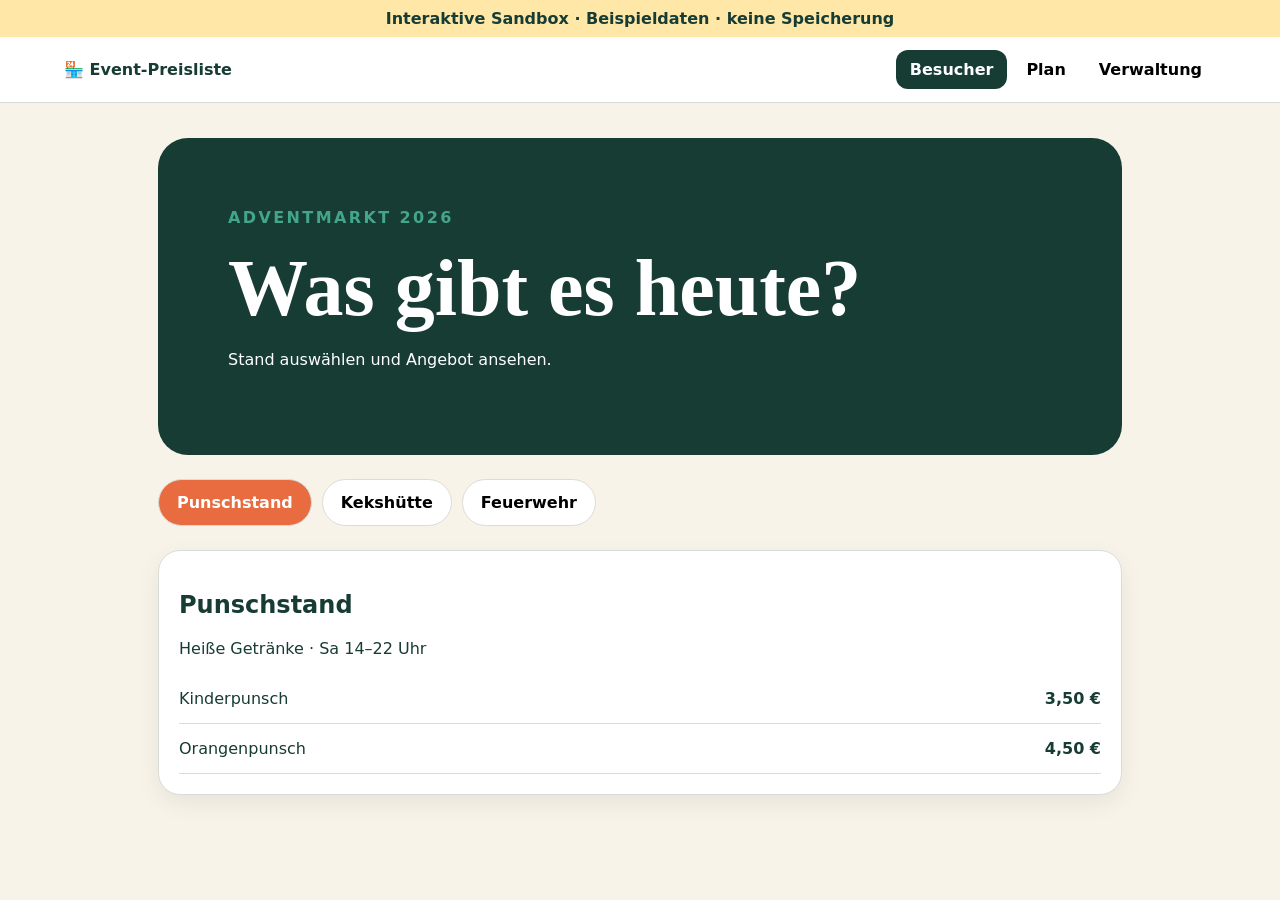
<file: sandbox/index.html>
<!doctype html><html lang="de"><head><meta charset="utf-8"><meta name="viewport" content="width=device-width,initial-scale=1"><title>Event-Preisliste Sandbox</title><style>
:root{font-family:system-ui;color:#173c34;background:#f7f3e9;--g:#173c34;--o:#e86c3f;--l:#d9ddd8}*{box-sizing:border-box}body{margin:0}.notice{background:#ffe7a8;padding:9px;text-align:center;font-weight:750}.top{background:#fff;border-bottom:1px solid var(--l);display:flex;align-items:center;justify-content:space-between;padding:13px 5vw;position:sticky;top:0;z-index:5}.brand{font-weight:850}.nav{display:flex;gap:5px}.nav button,.btn{border:0;border-radius:12px;padding:10px 14px;font:inherit;font-weight:750;cursor:pointer}.nav button{background:transparent}.nav button.on,.btn.primary{background:var(--g);color:#fff}.btn.orange{background:var(--o);color:#fff}.view{display:none}.view.on{display:block}main{max-width:1000px;margin:auto;padding:35px 18px}.hero{background:var(--g);color:white;padding:clamp(30px,7vw,70px);border-radius:30px}.hero h1{font-family:Georgia,serif;font-size:clamp(2.5rem,8vw,5rem);margin:.2em 0}.eyebrow{letter-spacing:.15em;color:#43a58c;font-weight:800}.stands{display:flex;gap:10px;overflow:auto;padding:24px 0}.stands button{font:inherit;font-weight:750;padding:13px 18px;border:1px solid var(--l);border-radius:99px;background:#fff;white-space:nowrap}.stands button.on{background:var(--o);color:#fff}.card{background:#fff;border:1px solid var(--l);border-radius:22px;padding:20px;margin-bottom:16px;box-shadow:0 8px 25px #0001}.item{display:flex;justify-content:space-between;padding:15px 0;border-bottom:1px solid var(--l)}.price{font-weight:850}.layout{display:grid;grid-template-columns:220px 1fr;gap:18px}.side button{display:block;width:100%;text-align:left;margin:6px 0;background:#fff;border:1px solid var(--l);padding:12px;border-radius:11px}.side button.on{background:var(--g);color:#fff}.stats{display:grid;grid-template-columns:repeat(4,1fr);gap:10px}.stat{background:#eef3ef;border-radius:15px;padding:15px}.stat b{display:block;font-size:1.7rem}.row{display:flex;gap:10px;flex-wrap:wrap;align-items:end}.field{flex:1;min-width:145px}.field label{display:block;font-size:.84rem;font-weight:750;margin:5px}.field input,.field select{width:100%;font:inherit;padding:10px;border:1px solid #abb7b1;border-radius:10px}.map{height:230px;border-radius:18px;background:linear-gradient(135deg,#dce8d9,#f4d7bd);position:relative}.pin{position:absolute;border:0;border-radius:50%;font-size:1.3rem;width:44px;height:44px}.toast{position:fixed;left:50%;bottom:20px;transform:translate(-50%,100px);background:#173c34;color:#fff;padding:12px 18px;border-radius:99px;transition:.25s}.toast.show{transform:translate(-50%,0)}@media(max-width:680px){.top{padding:10px;align-items:flex-start}.nav button{font-size:.8rem;padding:8px}.layout{grid-template-columns:1fr}.side{display:flex;overflow:auto}.side button{min-width:max-content}.stats{grid-template-columns:repeat(2,1fr)}main{padding:22px 12px}.hero{border-radius:22px}}
</style></head><body><div class="notice">Interaktive Sandbox · Beispieldaten · keine Speicherung</div><header class="top"><div class="brand">🏪 Event-Preisliste</div><nav class="nav"><button class="on" data-view="guest">Besucher</button><button data-view="mapview">Plan</button><button data-view="admin">Verwaltung</button></nav></header>
<section id="guest" class="view on"><main><div class="hero"><div class="eyebrow">ADVENTMARKT 2026</div><h1>Was gibt es heute?</h1><p>Stand auswählen und Angebot ansehen.</p></div><div id="standButtons" class="stands"></div><div class="card"><h2 id="guestTitle"></h2><p id="guestDesc"></p><div id="guestItems"></div></div></main></section>
<section id="mapview" class="view"><main><div class="card"><h1>Interaktiver Plan</h1><p>Tippe auf einen Punkt.</p><div class="map"><button class="pin" style="left:18%;top:30px" data-tip="Punschstand">☕</button><button class="pin" style="left:58%;top:150px" data-tip="Kekshütte">🍪</button><button class="pin" style="left:82%;top:38px" data-tip="Erste Hilfe">✚</button></div></div></main></section>
<section id="admin" class="view"><main><h1>Verwaltung</h1><p>Änderungen gelten nur bis zum Neuladen.</p><div class="stats"><div class="stat"><b>1</b>Event</div><div class="stat"><b id="statStands"></b>Stände</div><div class="stat"><b id="statItems"></b>Angebote</div><div class="stat"><b>3</b>Planpunkte</div></div><br><div class="layout"><aside class="side"><button class="on">Adventmarkt 2026</button><button id="newEvent">＋ Event</button><button id="preview">↗ Vorschau</button></aside><div><div class="card"><h2>Event bearbeiten</h2><div class="row"><div class="field"><label>Titel</label><input value="Adventmarkt 2026"></div><div class="field"><label>Ort</label><input value="Ober-Grafendorf"></div><button id="save" class="btn primary">Speichern</button></div></div><div class="card"><div class="row"><div><h2>Stände & Angebote</h2></div><button id="addStand" class="btn">＋ Stand</button></div><div class="row"><div class="field"><label>Stand</label><select id="adminStand"></select></div><div class="field"><label>Neues Angebot</label><input id="newItem" placeholder="Maroni"></div><div class="field"><label>Preis</label><input id="newPrice" placeholder="4,00 €"></div><button id="addItem" class="btn orange">Hinzufügen</button></div><div id="adminItems"></div></div><div class="card"><h2>Veröffentlichung</h2><button id="publish" class="btn primary">✓ Veröffentlicht</button></div></div></div></main></section><div id="toast" class="toast"></div>
<script>const d={p:{n:'Punschstand',x:'Heiße Getränke · Sa 14–22 Uhr',i:[['Kinderpunsch','3,50 €'],['Orangenpunsch','4,50 €']]},k:{n:'Kekshütte',x:'Hausgemachte Kekse',i:[['Vanillekipferl','3,00 €'],['Lebkuchen','2,50 €']]},f:{n:'Feuerwehr',x:'Herzhaftes und Getränke',i:[['Bratwurst','5,00 €'],['Mineralwasser','2,00 €']]}};let a='p',pub=true;const $=x=>document.getElementById(x);function note(t){$('toast').textContent=t;$('toast').classList.add('show');setTimeout(()=>$('toast').classList.remove('show'),1600)}function view(v){document.querySelectorAll('.view,.nav button').forEach(x=>x.classList.remove('on'));$(v).classList.add('on');document.querySelector(`[data-view="${v}"]`).classList.add('on');scrollTo(0,0)}document.querySelectorAll('[data-view]').forEach(b=>b.onclick=()=>view(b.dataset.view));function render(){let ks=Object.keys(d);$('standButtons').innerHTML=ks.map(k=>`<button data-k="${k}" class="${k===a?'on':''}">${d[k].n}</button>`).join('');$('standButtons').querySelectorAll('button').forEach(b=>b.onclick=()=>{a=b.dataset.k;render()});$('guestTitle').textContent=d[a].n;$('guestDesc').textContent=d[a].x;$('guestItems').innerHTML=d[a].i.map(i=>`<div class="item"><span>${i[0]}</span><b class="price">${i[1]}</b></div>`).join('');$('adminStand').innerHTML=ks.map(k=>`<option value="${k}" ${k===a?'selected':''}>${d[k].n}</option>`).join('');$('adminItems').innerHTML=d[a].i.map(i=>`<div class="item"><span>${i[0]}</span><b>${i[1]}</b></div>`).join('');$('statStands').textContent=ks.length;$('statItems').textContent=ks.reduce((n,k)=>n+d[k].i.length,0)}$('adminStand').onchange=e=>{a=e.target.value;render()};$('addItem').onclick=()=>{let n=$('newItem').value.trim(),p=$('newPrice').value.trim();if(!n||!p)return note('Angebot und Preis eingeben');d[a].i.push([n,p]);$('newItem').value=$('newPrice').value='';render();note('Angebot hinzugefügt')};$('addStand').onclick=()=>{a='s'+Date.now();d[a]={n:'Neuer Stand',x:'Demo-Stand',i:[]};render();note('Stand angelegt')};$('preview').onclick=()=>view('guest');$('save').onclick=()=>note('Änderungen übernommen');$('newEvent').onclick=()=>note('Demo-Eventformular geöffnet');$('publish').onclick=()=>{pub=!pub;$('publish').textContent=pub?'✓ Veröffentlicht':'Nicht veröffentlicht';note('Status geändert')};document.querySelectorAll('.pin').forEach(p=>p.onclick=()=>note(p.dataset.tip));render();</script></body></html>
</file>
